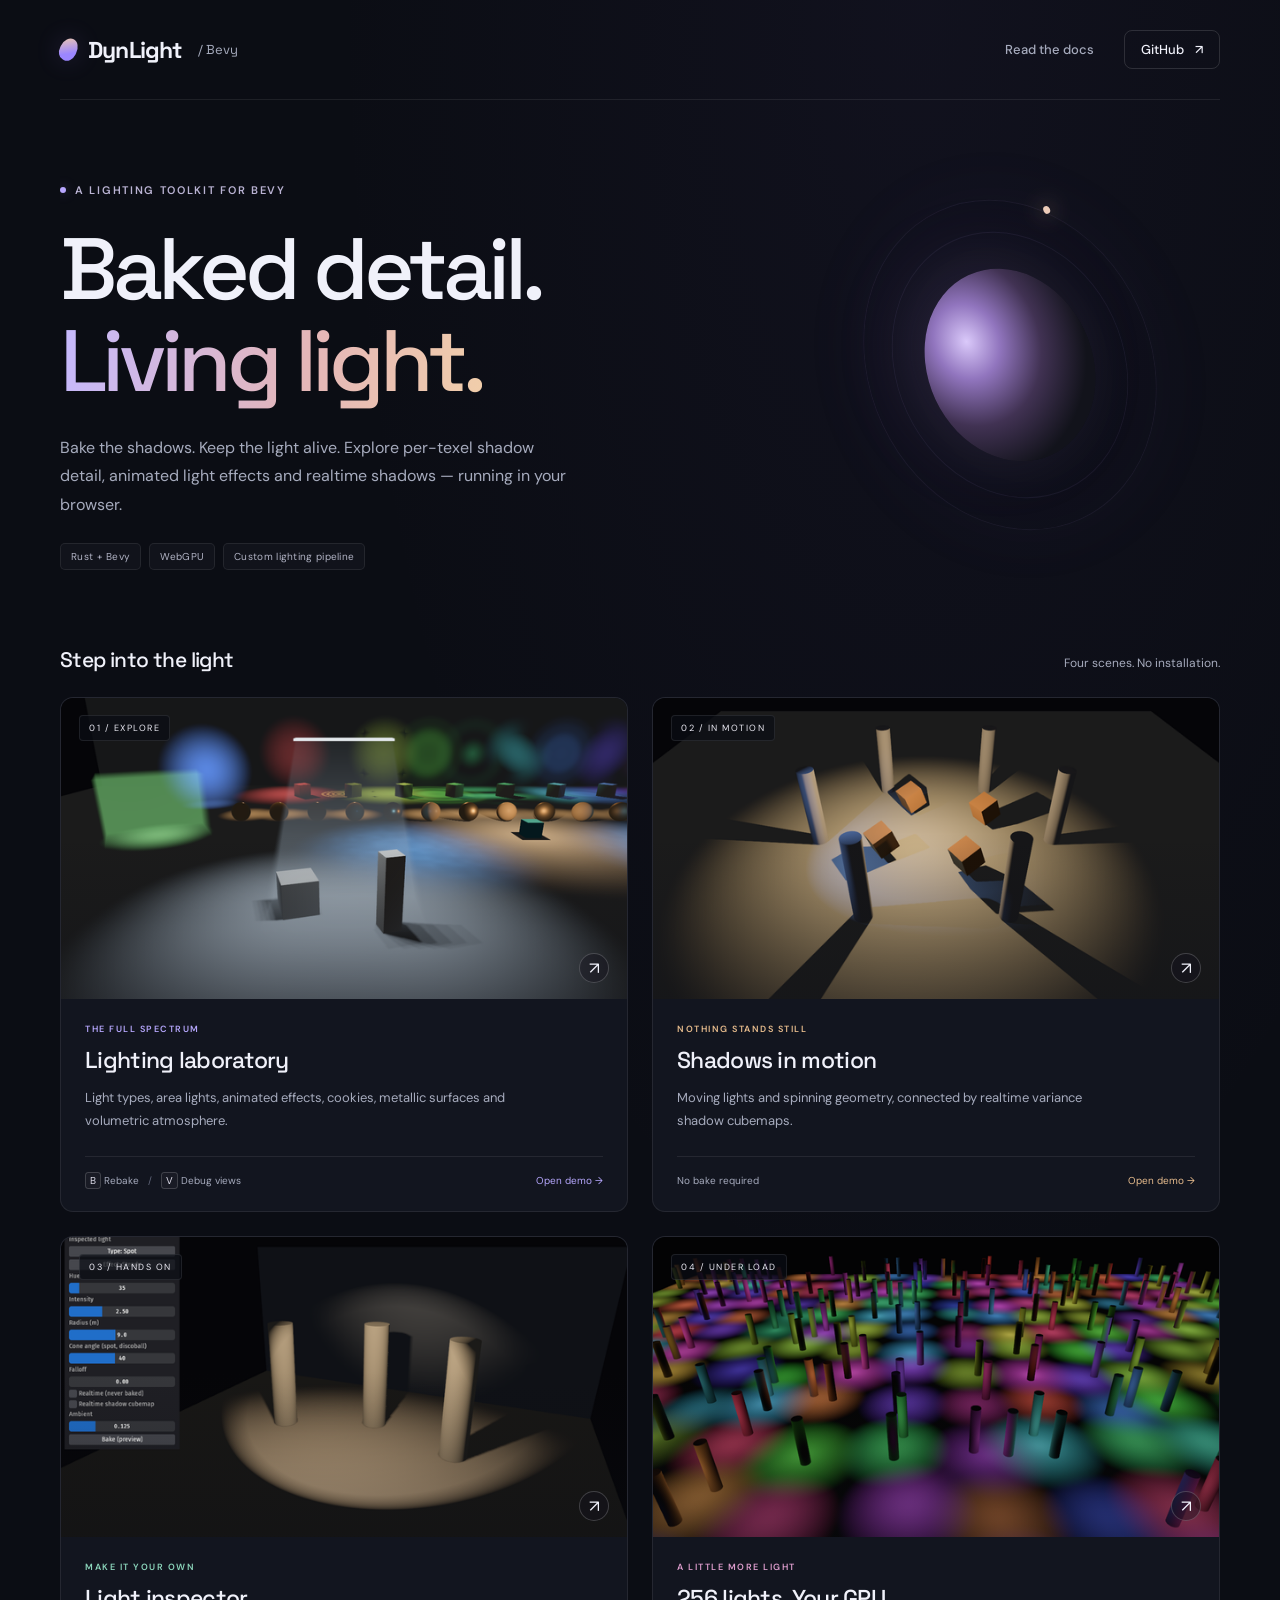
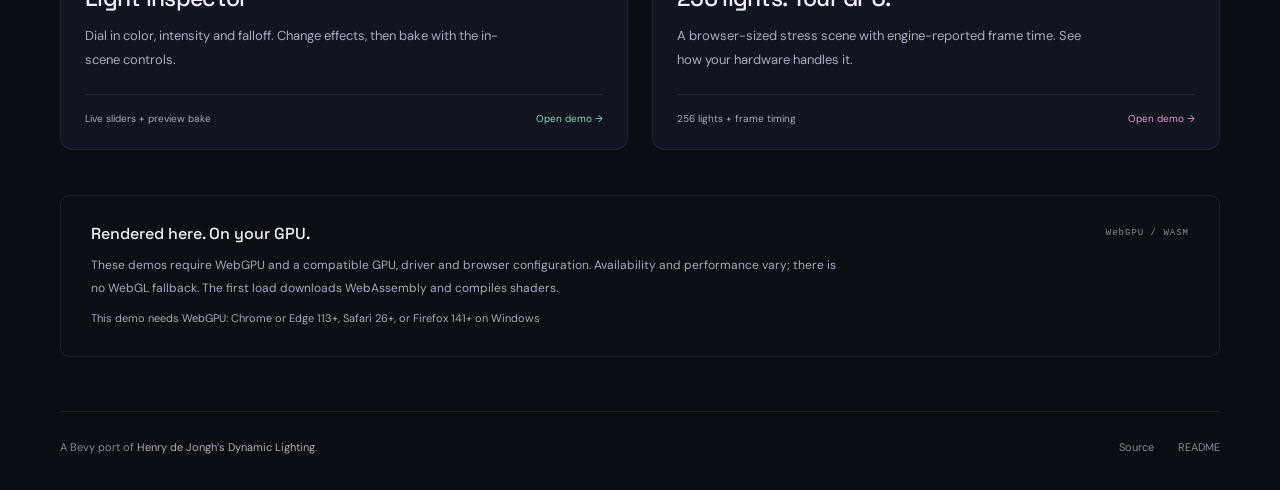
<file: web/index.html>
<!doctype html>
<html lang="en">
<head>
  <meta charset="utf-8">
  <meta name="viewport" content="width=device-width, initial-scale=1">
  <meta name="theme-color" content="#0b0d14">
  <meta name="description" content="Explore DynLight: baked shadow detail, live lighting and realtime shadows for Bevy. Four interactive WebGPU demos.">
  <title>DynLight — light, live.</title>
  <link rel="stylesheet" href="./style.css">
</head>
<body>
  <div class="shell">
    <header class="site-header">
      <a class="wordmark" href="./" aria-label="DynLight home"><span class="brand-mark" aria-hidden="true"></span>DynLight<span class="wordmark-suffix">/ Bevy</span></a>
      <nav aria-label="Project links">
        <a href="https://github.com/kelo221/DynamicLighting-Bevy/blob/master/README.md">Read the docs</a>
        <a class="nav-repo" href="https://github.com/kelo221/DynamicLighting-Bevy">GitHub <span aria-hidden="true">↗</span></a>
      </nav>
    </header>

    <main>
      <section class="hero" aria-labelledby="hero-title">
        <p class="eyebrow"><span class="live-dot" aria-hidden="true"></span> A lighting toolkit for Bevy</p>
        <h1 id="hero-title">Baked detail.<br><span>Living light.</span></h1>
        <p class="hero-copy">Bake the shadows. Keep the light alive. Explore per-texel shadow detail, animated light effects and realtime shadows — running in your browser.</p>
        <div class="hero-tags" aria-label="Technology"><span>Rust + Bevy</span><span>WebGPU</span><span>Custom lighting pipeline</span></div>
        <div class="hero-orbit" aria-hidden="true"><span></span></div>
      </section>

      <section class="gallery" aria-labelledby="gallery-title">
        <div class="section-heading"><h2 id="gallery-title">Step into the light</h2><p>Four scenes. No installation.</p></div>
        <div class="card-grid">
          <a class="demo-card violet" href="./lighting_test/">
            <div class="card-image"><img src="./thumbnails/lighting_test.png" alt="Lighting laboratory preview" width="640" height="360" fetchpriority="high"><span class="image-label">01 / Explore</span><span class="card-arrow" aria-hidden="true">↗</span></div>
            <div class="card-copy"><p class="card-kicker">The full spectrum</p><h3>Lighting laboratory</h3><p>Light types, area lights, animated effects, cookies, metallic surfaces and volumetric atmosphere.</p><div class="card-footer"><span><kbd>B</kbd> Rebake <span class="separator">/</span> <kbd>V</kbd> Debug views</span><span>Open demo <span aria-hidden="true">→</span></span></div></div>
          </a>
          <a class="demo-card amber" href="./realtime_shadows/">
            <div class="card-image"><img src="./thumbnails/realtime_shadows.png" alt="Realtime shadows scene preview" width="640" height="360" loading="lazy"><span class="image-label">02 / In motion</span><span class="card-arrow" aria-hidden="true">↗</span></div>
            <div class="card-copy"><p class="card-kicker">Nothing stands still</p><h3>Shadows in motion</h3><p>Moving lights and spinning geometry, connected by realtime variance shadow cubemaps.</p><div class="card-footer"><span>No bake required</span><span>Open demo <span aria-hidden="true">→</span></span></div></div>
          </a>
          <a class="demo-card mint" href="./inspector/">
            <div class="card-image"><img src="./thumbnails/inspector.png" alt="Interactive light inspector preview" width="640" height="360" loading="lazy"><span class="image-label">03 / Hands on</span><span class="card-arrow" aria-hidden="true">↗</span></div>
            <div class="card-copy"><p class="card-kicker">Make it your own</p><h3>Light inspector</h3><p>Dial in color, intensity and falloff. Change effects, then bake with the in-scene controls.</p><div class="card-footer"><span>Live sliders + preview bake</span><span>Open demo <span aria-hidden="true">→</span></span></div></div>
          </a>
          <a class="demo-card rose" href="./stress_lights/">
            <div class="card-image"><img src="./thumbnails/stress_lights.png" alt="Many-light stress scene preview" width="640" height="360" loading="lazy"><span class="image-label">04 / Under load</span><span class="card-arrow" aria-hidden="true">↗</span></div>
            <div class="card-copy"><p class="card-kicker">A little more light</p><h3>256 lights. Your GPU.</h3><p>A browser-sized stress scene with engine-reported frame time. See how your hardware handles it.</p><div class="card-footer"><span>256 lights + frame timing</span><span>Open demo <span aria-hidden="true">→</span></span></div></div>
          </a>
        </div>
      </section>

      <aside class="compatibility" aria-labelledby="compatibility-title">
        <div><h2 id="compatibility-title">Rendered here. On your GPU.</h2><p>These demos require WebGPU and a compatible GPU, driver and browser configuration. Availability and performance vary; there is no WebGL fallback. The first load downloads WebAssembly and compiles shaders.</p><p class="browser-note">This demo needs WebGPU: Chrome or Edge 113+, Safari 26+, or Firefox 141+ on Windows</p></div>
        <span class="technology-label" aria-hidden="true">WebGPU / WASM</span>
      </aside>
    </main>

    <footer class="site-footer"><p>A Bevy port of <a href="https://github.com/Henry00IS/DynamicLighting">Henry de Jongh’s Dynamic Lighting</a>.</p><div><a href="https://github.com/kelo221/DynamicLighting-Bevy">Source</a><a href="https://github.com/kelo221/DynamicLighting-Bevy/blob/master/README.md">README</a></div></footer>
  </div>
</body>
</html>
</file>
<file: web/style.css>
@import url('https://fonts.googleapis.com/css2?family=DM+Sans:wght@400;500;600;700&family=Space+Grotesk:wght@400;500;600;700&display=swap');

:root {
  color-scheme: dark;
  --background: #0b0d14;
  --panel: #12151f;
  --text: #f0f1fa;
  --muted: #a6abbd;
  --line: #ffffff14;
  --accent: #b1a3ff;
  font-family: 'DM Sans', system-ui, sans-serif;
  background: var(--background);
  color: var(--text);
  font-synthesis: none;
}
* { box-sizing: border-box; }
body { margin: 0; background: radial-gradient(ellipse at 72% 0, #55428b15, transparent 45%); }
a { color: inherit; text-decoration: none; }
a:focus-visible, canvas:focus-visible { outline: 2px solid var(--accent); outline-offset: 5px; }
a:hover { color: #d7ceff; }
[hidden] { display: none !important; }
::selection { color: white; background: #6755a9; }
.shell { width: min(1160px, calc(100% - 80px)); margin: 0 auto; }
.site-header { height: 100px; display: flex; align-items: center; justify-content: space-between; border-bottom: 1px solid var(--line); gap: 24px; }
.wordmark { display: inline-flex; align-items: center; gap: 11px; font-family: 'Space Grotesk', sans-serif; font-size: 23px; font-weight: 700; letter-spacing: -.8px; }
.wordmark-suffix { font-size: 13px; font-weight: 400; letter-spacing: 0; color: var(--muted); margin-left: 5px; }
.brand-mark { width: 17px; height: 23px; border-radius: 50% 50% 45% 45%; transform: rotate(27deg); background: linear-gradient(145deg, #f2ccab, #9b86ff 65%); box-shadow: 0 0 26px #ae8bff30; }
nav { display: flex; align-items: center; gap: 30px; font-size: 13px; font-weight: 500; }
nav a { color: var(--muted); }
nav .nav-repo { color: var(--text); border: 1px solid #ffffff21; padding: 10px 16px; border-radius: 8px; }
nav span { margin-left: 8px; }
.hero { position: relative; isolation: isolate; overflow: hidden; padding: 83px 0 76px; }
.eyebrow { display: flex; align-items: center; gap: 9px; font-size: 11px; font-weight: 600; letter-spacing: 1.7px; text-transform: uppercase; color: #bab3d3; margin: 0 0 26px; }
.live-dot { display: inline-block; flex: 0 0 auto; width: 6px; height: 6px; border-radius: 50%; background: #b8a7ff; box-shadow: 0 0 12px #b8a7ff60; }
h1, h2, h3 { font-family: 'Space Grotesk', system-ui, sans-serif; }
.hero h1 { margin: 0; font-size: clamp(50px, 6.8vw, 88px); line-height: 1.06; letter-spacing: -5px; font-weight: 500; }
.hero h1 span { background: linear-gradient(100deg, #c5b9ff, #e4b6b8 58%, #f1ceaa); color: transparent; background-clip: text; }
.hero-copy { color: var(--muted); max-width: 510px; font-size: 16px; line-height: 1.8; margin: 26px 0 23px; }
.hero-tags { display: flex; flex-wrap: wrap; gap: 8px; }
.hero-tags span { padding: 6px 10px; border: 1px solid var(--line); border-radius: 5px; font-size: 10px; letter-spacing: .3px; color: #b1b3c4; background: #11131b; }
.hero-orbit { position: absolute; z-index: -1; width: 340px; height: 340px; right: 40px; top: 95px; border: 1px solid #c6a9ff12; border-radius: 50%; transform: rotate(-25deg) scaleX(.83); box-shadow: 0 0 90px #8e72d50b, inset 0 0 100px #9e7cff05; }
.hero-orbit::before { content: ''; position: absolute; inset: 32px; border: 1px solid #c6a9ff12; border-radius: 50%; }
.hero-orbit::after { content: ''; position: absolute; inset: 70px; border-radius: 50%; background: radial-gradient(circle at 32% 30%, #dac9fa, #9175be 20%, #413253 45%, #12131b 72%); box-shadow: -18px -15px 80px #b18ced25; }
.hero-orbit span { position: absolute; width: 8px; height: 8px; background: #eccbb8; border-radius: 50%; top: 40px; right: 46px; box-shadow: 0 0 24px #dab495; }
.section-heading { display: flex; align-items: baseline; justify-content: space-between; gap: 16px; margin-bottom: 24px; }
.section-heading h2 { font-size: 21px; font-weight: 500; letter-spacing: -.6px; margin: 0; }
.section-heading p { color: var(--muted); font-size: 12px; margin: 0; }
.card-grid { display: grid; grid-template-columns: repeat(2, minmax(0, 1fr)); gap: 24px; }
.demo-card { display: block; min-width: 0; border: 1px solid var(--line); border-radius: 13px; background: var(--panel); overflow: hidden; transition: transform .2s, border-color .2s, box-shadow .2s; --card-accent: #b5a6fc; }
.demo-card:hover { transform: translateY(-4px); border-color: #b5a6fc50; color: var(--text); box-shadow: 0 16px 40px #0003; }
.demo-card.amber { --card-accent: #e7bc8d; }
.demo-card.mint { --card-accent: #8bd5bb; }
.demo-card.rose { --card-accent: #dc9ccc; }
.card-image { aspect-ratio: 16 / 8.5; position: relative; overflow: hidden; background: #1b182b; }
.card-image::after { content: ''; position: absolute; inset: 0; background: linear-gradient(0deg, #0b0d1450, transparent 55%); pointer-events: none; }
.card-image img { width: 100%; height: 100%; object-fit: cover; display: block; transition: transform .4s; }
.demo-card:hover img { transform: scale(1.025); }
.image-label { position: absolute; top: 17px; left: 18px; z-index: 1; color: #ebeaf3; font-size: 9px; text-transform: uppercase; letter-spacing: 1.5px; background: #0b0d14b3; border: 1px solid #ffffff17; padding: 6px 9px; border-radius: 4px; }
.card-arrow { position: absolute; z-index: 1; bottom: 16px; right: 18px; width: 30px; height: 30px; display: grid; place-items: center; border-radius: 50%; border: 1px solid #ffffff30; background: #15141f70; font-size: 17px; }
.card-copy { padding: 24px; }
.card-kicker { color: var(--card-accent); margin: 0 0 10px; font-size: 9px; text-transform: uppercase; letter-spacing: 1.5px; font-weight: 600; }
.card-copy h3 { font-size: 23px; letter-spacing: -.7px; font-weight: 500; margin: 0 0 11px; }
.card-copy > p:not(.card-kicker) { font-size: 13px; line-height: 1.8; color: var(--muted); max-width: 420px; margin: 0; min-height: 47px; }
.card-footer { margin-top: 23px; padding-top: 17px; border-top: 1px solid var(--line); display: flex; justify-content: space-between; gap: 8px; font-size: 10px; color: var(--muted); }
.card-footer > span:last-child { color: var(--card-accent); white-space: nowrap; }
kbd { border: 1px solid #ffffff2b; background: #ffffff07; border-radius: 3px; padding: 1px 4px; font-family: inherit; font-size: 10px; color: #deddea; }
.separator { margin: 0 6px; color: #61667a; }
.compatibility { display: flex; justify-content: space-between; gap: 40px; margin-top: 45px; padding: 27px 30px; border: 1px solid var(--line); border-radius: 10px; background: #ffffff02; }
.compatibility h2 { font-size: 16px; font-weight: 500; margin: 0 0 10px; }
.compatibility p { font-size: 12px; line-height: 1.9; color: var(--muted); margin: 0; max-width: 760px; }
.compatibility .browser-note { margin-top: 8px; font-size: 11px; }
.technology-label { font: 9px monospace; color: #8b8a9e; white-space: nowrap; padding-top: 5px; letter-spacing: 1px; }
.site-footer { display: flex; justify-content: space-between; align-items: center; flex-wrap: wrap; gap: 16px; font-size: 11px; line-height: 1.8; color: #85899b; border-top: 1px solid var(--line); margin-top: 54px; padding: 26px 0 32px; }
.site-footer p { margin: 0; }
.site-footer div { display: flex; gap: 24px; }
.site-footer p a { color: #b1adbf; }
.demo-shell { width: min(1440px, calc(100% - 64px)); }
.demo-heading { display: flex; justify-content: space-between; align-items: center; gap: 24px; padding: 40px 0 28px; }
.demo-heading .eyebrow { margin-bottom: 12px; }
.demo-heading h1 { font-size: clamp(28px, 3vw, 40px); font-weight: 500; letter-spacing: -1.5px; margin: 0 0 12px; }
.demo-heading p:not(.eyebrow) { margin: 0; color: var(--muted); font-size: 13px; line-height: 1.7; }
.text-link { color: #c4b9ef; font-size: 12px; white-space: nowrap; }
.player { border: 1px solid #ffffff20; border-radius: 12px; overflow: hidden; background: #10131c; }
.player-bar { min-height: 48px; display: flex; align-items: center; justify-content: space-between; padding: 12px 18px; gap: 16px; border-bottom: 1px solid var(--line); font-size: 11px; color: #bab9cc; }
.status-line { display: flex; align-items: center; gap: 9px; min-width: 0; }
#demo-status { margin: 0; overflow-wrap: anywhere; }
.player[data-state='error'] .live-dot { background: #ffa4a4; box-shadow: none; }
.metric { margin: 0; white-space: nowrap; }
.metric > span { color: #8e91a4; margin-right: 12px; }
#frame-time { font-variant-numeric: tabular-nums; }
.canvas-container { position: relative; width: 100%; height: clamp(360px, 64vh, 850px); overflow: hidden; background: #07090f; }
/* The inspector's panel needs about 560 px of canvas height. */
.player[data-demo='inspector'] .canvas-container { height: clamp(600px, 78vh, 900px); }
#bevy { display: block; width: 100% !important; height: 100% !important; touch-action: none; }
.player-error { position: absolute; inset: 0; display: flex; flex-direction: column; align-items: center; justify-content: center; text-align: center; padding: 28px; background: radial-gradient(ellipse at center, #32233d50, transparent 70%); }
.player-error h2 { font-size: 22px; font-weight: 500; }
.player-error p { max-width: 650px; color: var(--muted); line-height: 1.8; font-size: 13px; overflow-wrap: anywhere; }
.player-error .text-link { margin-top: 16px; }
.controls { display: flex; flex-wrap: wrap; gap: 12px 25px; padding: 15px 18px; color: var(--muted); font-size: 11px; line-height: 1.8; border-top: 1px solid var(--line); }
.controls strong { font-weight: 500; color: #deddea; }
.demo-note { font-size: 11px; color: #9195a8; line-height: 1.9; margin-top: 19px; max-width: 900px; }
.demo-page .site-footer { margin-top: 32px; }
@media (min-width: 1600px) { .canvas-container { height: 70vh; } }
@media (max-width: 900px) {
  .hero-orbit { right: -100px; opacity: .45; }
  .hero-copy { max-width: 450px; }
  .card-footer { flex-wrap: wrap; gap: 12px; }
  .compatibility { gap: 20px; }
  .technology-label { display: none; }
}
@media (max-width: 640px) {
  .shell, .demo-shell { width: calc(100% - 36px); }
  .site-header { height: 78px; gap: 12px; }
  .wordmark { font-size: 21px; }
  .wordmark-suffix { display: none; }
  nav { gap: 16px; font-size: 11px; }
  nav .nav-repo { border: 0; padding: 0; }
  .hero { padding: 52px 0 48px; }
  .hero h1 { letter-spacing: -3px; }
  .hero-copy { font-size: 14px; max-width: 95%; }
  .hero-orbit { right: -170px; top: 35px; opacity: .3; }
  .section-heading { align-items: flex-start; flex-direction: column; gap: 8px; }
  .card-grid { grid-template-columns: 1fr; gap: 22px; }
  .card-copy { padding: 22px; }
  .card-footer { flex-wrap: nowrap; }
  .compatibility { margin-top: 28px; padding: 22px; }
  .site-footer { margin-top: 32px; padding-bottom: 24px; }
  .demo-heading { align-items: flex-start; flex-direction: column; gap: 16px; padding: 28px 0 22px; }
  .player-bar { flex-wrap: wrap; }
  .canvas-container { height: 65vh; min-height: 420px; }
  .controls { gap: 8px 18px; }
}
@media (prefers-reduced-motion: reduce) {
  *, *::before, *::after { transition: none !important; }
}
</file>
